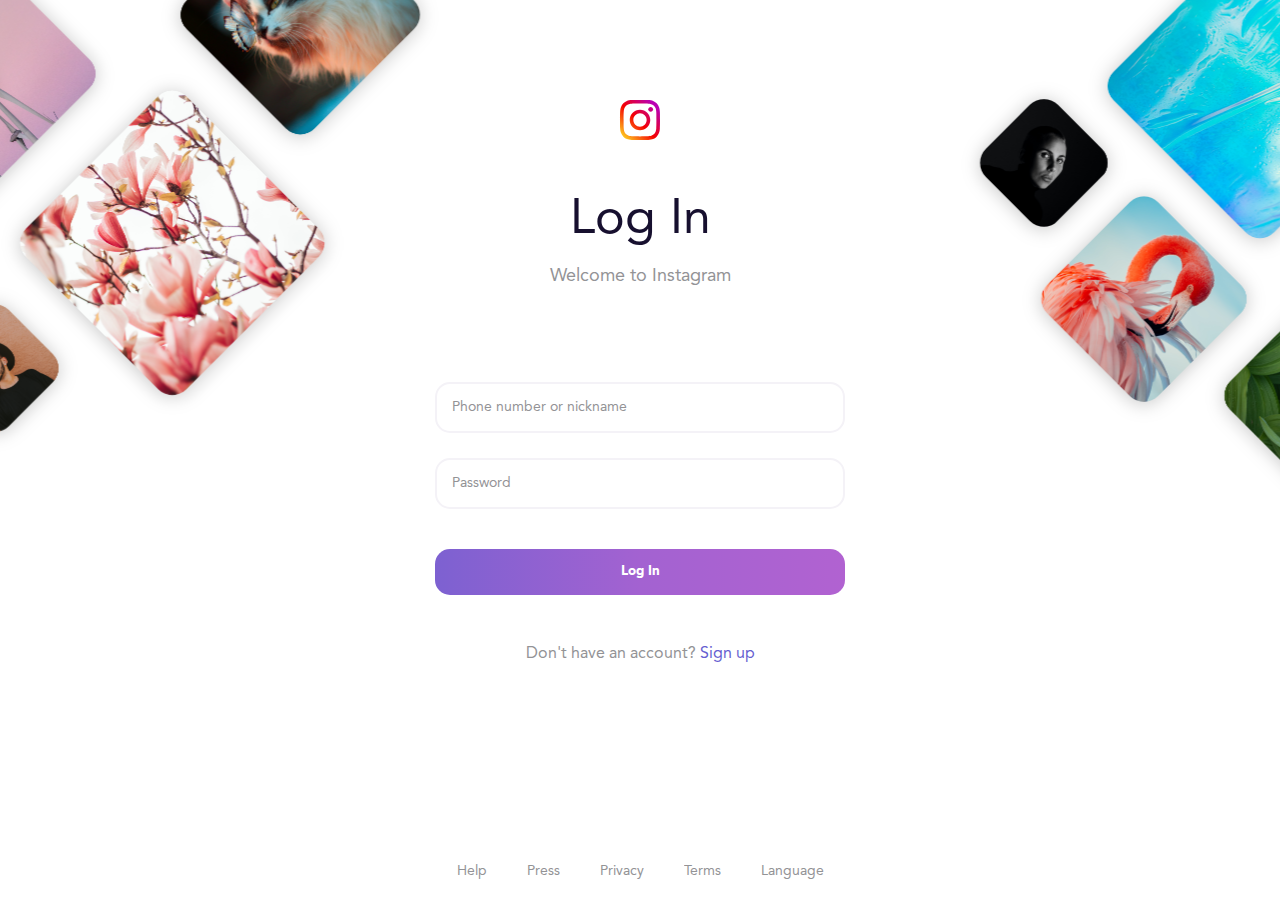
<file: index.html>
<!DOCTYPE html>
<html lang="en">
<head>
    <meta charset="UTF-8">
    <meta http-equiv="X-UA-Compatible" content="IE=edge">
    <meta name="viewport" content="width=device-width, initial-scale=1.0">
    <link rel="stylesheet" href="./css/style.css">
    <link rel="shortcut icon" href="img/favicon.ico" type="image/x-icon">
    <title>Instagram - Login</title>
</head>
<body>
    <!--Header-->
    <header>
        <div class="logo">
            <img src="img/instagram.svg" draggable="false">
        </div>
        <h1 class="text-lg line1">Log In</h1>
        <h2 class="text-md line2">Welcome to Instagram</h2>
    </header>
    <!--Login form-->
    <div class="login-page">
        <div class="form">
          <form class="register-form">
            <input class="text-md" type="text" placeholder="Phone number or nickname"/>
            <input class="text-md" type="password" placeholder="Password"/>
          </form>
          <a href="profile.html"><button class="login-btn">Log In</button></a>
          <p class="text-md message">Don't have an account?<a href="#"> Sign up</a></p>
        </div>
    </div>
    <!--Footer-->
    <footer>
        <ul class="footer-text">
            <li class="text-md footer-child">Help</li>
            <li class="text-md footer-child">Press</li>
            <li class="text-md footer-child">Privacy</li>
            <li class="text-md footer-child">Terms</li>
            <li class="text-md footer-child">Language</li>
        </ul>
    </footer>
    <!--Illustrations-->
    <div class="left-pictures">
        <img src="img/illustration_1.png" draggable="false">
    </div>
    <div class="right-pictures">
        <img src="img/illustration_2.png" draggable="false">
    </div>
</body>
</html>
</file>
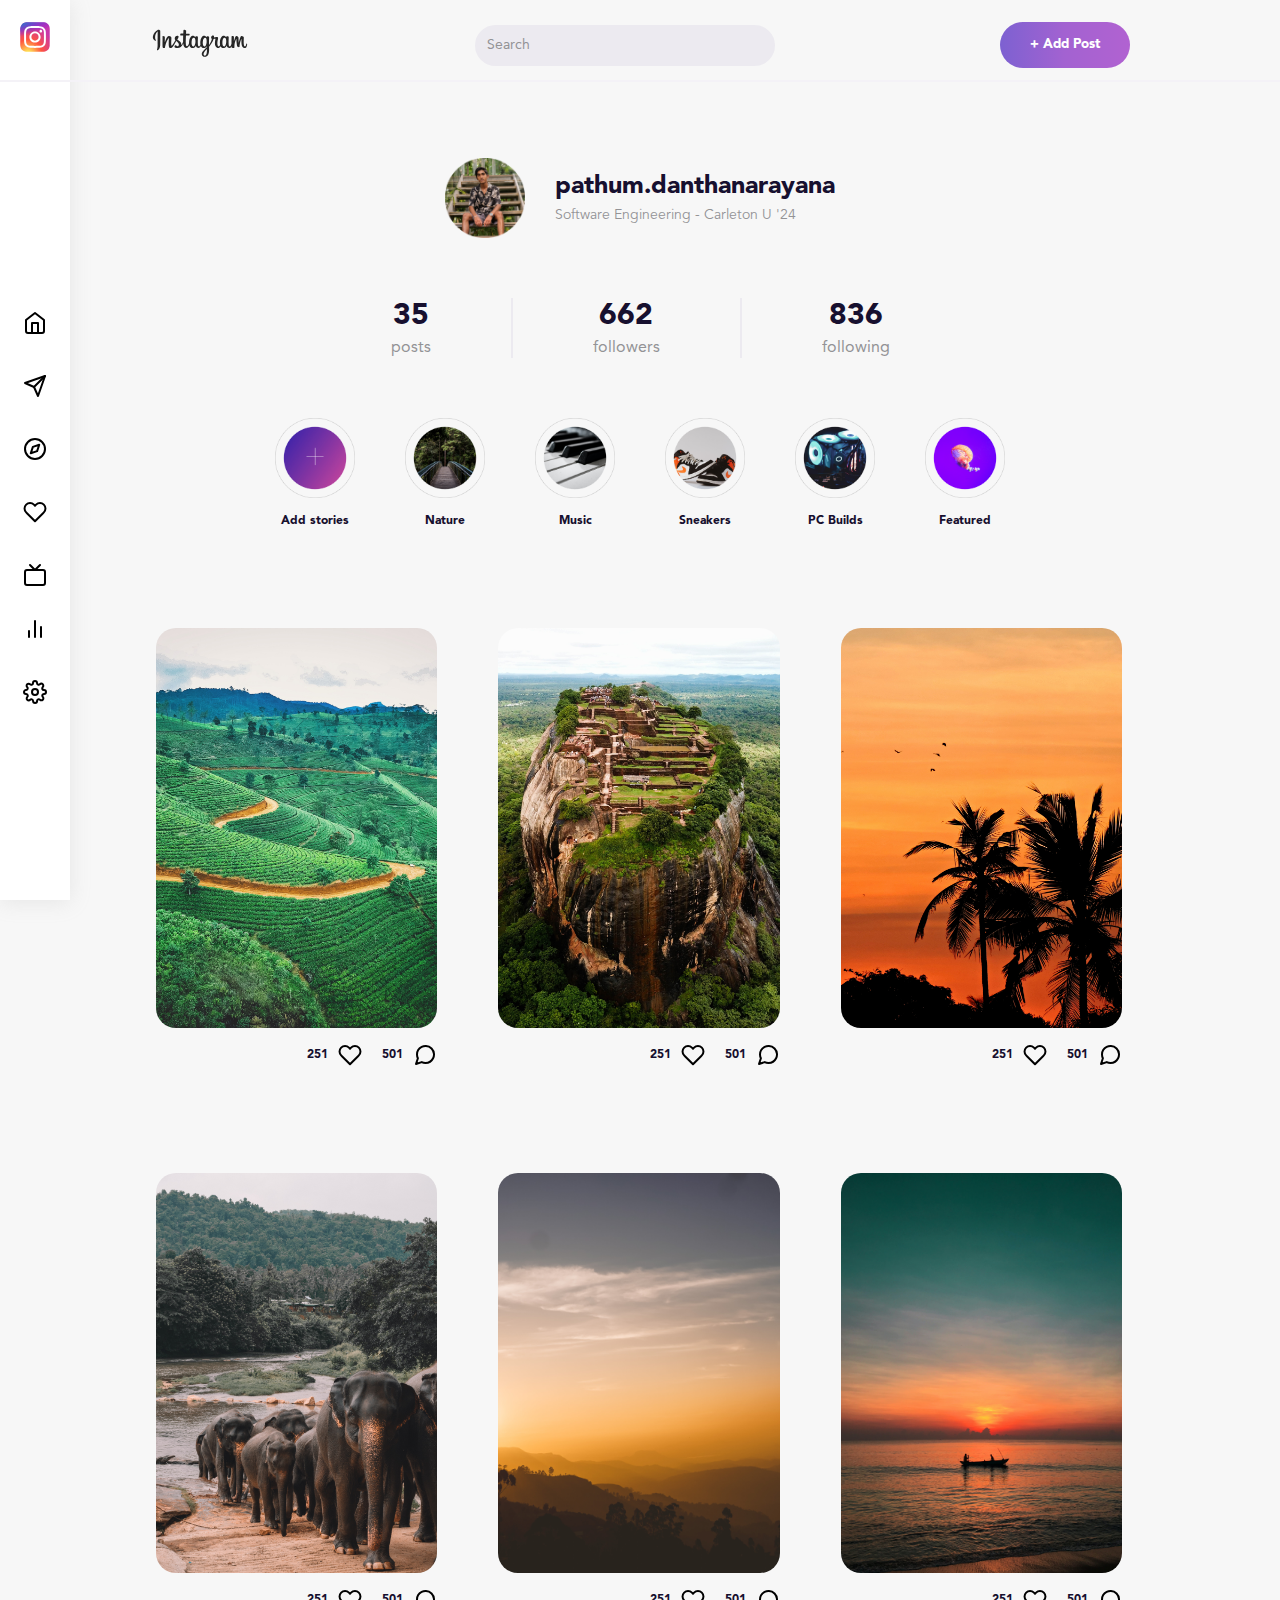
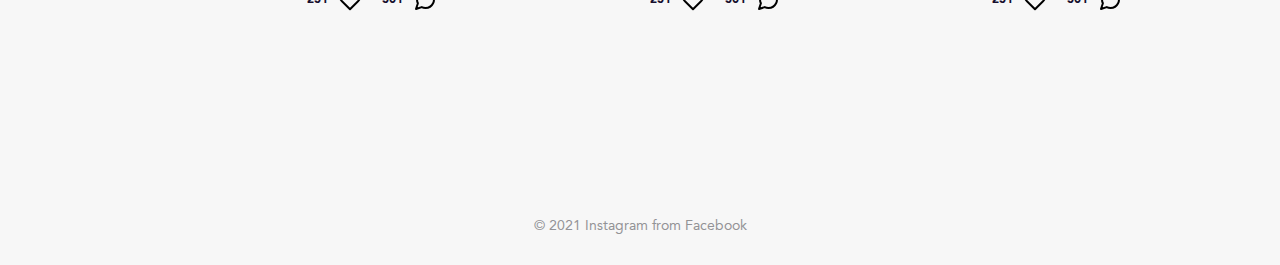
<file: profile.html>
<!DOCTYPE html>
<html lang="en">
<head>
    <meta charset="UTF-8">
    <meta http-equiv="X-UA-Compatible" content="IE=edge">
    <meta name="viewport" content="width=device-width, initial-scale=1.0">
    <link rel="stylesheet" href="./css/profile.css">
    <link rel="shortcut icon" href="img/favicon.ico" type="image/x-icon">
    <title>Pathum Danthanarayana (@pathum.danthanarayana)</title>
</head>
<body>
    <!--Vertical Nav Bar-->
    <header>
        <div class="logo">
            <img src="./img/instagram_logo.svg" alt="ig-logo" draggable="false">
        </div>
        <div class="icon-container">
            <div class="main-icons">
                <svg class="icon" xmlns="http://www.w3.org/2000/svg" width="24" height="24" viewBox="0 0 24 24" fill="none" stroke="currentColor" stroke-width="2" stroke-linecap="round" stroke-linejoin="round" class="feather feather-home"><path d="M3 9l9-7 9 7v11a2 2 0 0 1-2 2H5a2 2 0 0 1-2-2z"></path><polyline points="9 22 9 12 15 12 15 22"></polyline></svg>
                <br>
                <svg class="icon" xmlns="http://www.w3.org/2000/svg" width="24" height="24" viewBox="0 0 24 24" fill="none" stroke="currentColor" stroke-width="2" stroke-linecap="round" stroke-linejoin="round" class="feather feather-send"><line x1="22" y1="2" x2="11" y2="13"></line><polygon points="22 2 15 22 11 13 2 9 22 2"></polygon></svg>
                <br>
                <svg class="icon" xmlns="http://www.w3.org/2000/svg" width="24" height="24" viewBox="0 0 24 24" fill="none" stroke="currentColor" stroke-width="2" stroke-linecap="round" stroke-linejoin="round" class="feather feather-compass"><circle cx="12" cy="12" r="10"></circle><polygon points="16.24 7.76 14.12 14.12 7.76 16.24 9.88 9.88 16.24 7.76"></polygon></svg>
                <br>
                <svg class="icon" xmlns="http://www.w3.org/2000/svg" width="24" height="24" viewBox="0 0 24 24" fill="none" stroke="currentColor" stroke-width="2" stroke-linecap="round" stroke-linejoin="round" class="feather feather-heart"><path d="M20.84 4.61a5.5 5.5 0 0 0-7.78 0L12 5.67l-1.06-1.06a5.5 5.5 0 0 0-7.78 7.78l1.06 1.06L12 21.23l7.78-7.78 1.06-1.06a5.5 5.5 0 0 0 0-7.78z"></path></svg>
                <br>
                <svg class="icon" xmlns="http://www.w3.org/2000/svg" width="24" height="24" viewBox="0 0 24 24" fill="none" stroke="currentColor" stroke-width="2" stroke-linecap="round" stroke-linejoin="round" class="feather feather-tv"><rect x="2" y="7" width="20" height="15" rx="2" ry="2"></rect><polyline points="17 2 12 7 7 2"></polyline></svg>
            </div>
            <div class="settings">
                <svg class="icon" xmlns="http://www.w3.org/2000/svg" width="24" height="24" viewBox="0 0 24 24" fill="none" stroke="currentColor" stroke-width="2" stroke-linecap="round" stroke-linejoin="round" class="feather feather-bar-chart-2"><line x1="18" y1="20" x2="18" y2="10"></line><line x1="12" y1="20" x2="12" y2="4"></line><line x1="6" y1="20" x2="6" y2="14"></line></svg>
                <br>
                <svg class="icon" xmlns="http://www.w3.org/2000/svg" width="24" height="24" viewBox="0 0 24 24" fill="none" stroke="currentColor" stroke-width="2" stroke-linecap="round" stroke-linejoin="round" class="feather feather-settings"><circle cx="12" cy="12" r="3"></circle><path d="M19.4 15a1.65 1.65 0 0 0 .33 1.82l.06.06a2 2 0 0 1 0 2.83 2 2 0 0 1-2.83 0l-.06-.06a1.65 1.65 0 0 0-1.82-.33 1.65 1.65 0 0 0-1 1.51V21a2 2 0 0 1-2 2 2 2 0 0 1-2-2v-.09A1.65 1.65 0 0 0 9 19.4a1.65 1.65 0 0 0-1.82.33l-.06.06a2 2 0 0 1-2.83 0 2 2 0 0 1 0-2.83l.06-.06a1.65 1.65 0 0 0 .33-1.82 1.65 1.65 0 0 0-1.51-1H3a2 2 0 0 1-2-2 2 2 0 0 1 2-2h.09A1.65 1.65 0 0 0 4.6 9a1.65 1.65 0 0 0-.33-1.82l-.06-.06a2 2 0 0 1 0-2.83 2 2 0 0 1 2.83 0l.06.06a1.65 1.65 0 0 0 1.82.33H9a1.65 1.65 0 0 0 1-1.51V3a2 2 0 0 1 2-2 2 2 0 0 1 2 2v.09a1.65 1.65 0 0 0 1 1.51 1.65 1.65 0 0 0 1.82-.33l.06-.06a2 2 0 0 1 2.83 0 2 2 0 0 1 0 2.83l-.06.06a1.65 1.65 0 0 0-.33 1.82V9a1.65 1.65 0 0 0 1.51 1H21a2 2 0 0 1 2 2 2 2 0 0 1-2 2h-.09a1.65 1.65 0 0 0-1.51 1z"></path></svg>
            </div>
        </div>
    </header>
    <!--Solid grey line-->
    <hr>
    <!--Horizontal Nav Bar-->
    <nav>
        <div class="image">
            <img src="./img/instagram_script.svg" alt="instagram-logo" draggable="false">
        </div>
        <div class="search-bar">
            <input class="text-search" type="text" placeholder="Search"/>
        </div>
            <button class="post-btn">+ Add Post</button>
    </nav>
    <!--Profile info-->
    <div class="profile-info">
        <div class="profile">
            <img src="./img/profile.png" alt="profile-picture">
        </div>
        <div class="name">
            <h1 class="text-lg fullname">pathum.danthanarayana</h1>
            <h2 class="text-md caption">Software Engineering - Carleton U '24</h2>
        </div>
    </div>
    <!--Profile Stats-->
    <div class="stats">
        <div class="post">
            <h1 class="text-lg post-count">35</h1>
            <h2 class="text-md posts">posts</h2>
        </div>
        <div class="vertical-line"></div>
        <div class="follower">
            <h1 class="text-lg follower-count">662</h1>
            <h2 class="text-md followers">followers</h2>
        </div>
        <div class="vertical-line"></div>
        <div class="follow">
            <h1 class="text-lg following-count">836</h1>
            <h2 class="text-md following">following</h2>
        </div>
    </div>
    <!--Instagram HighLights-->
    <div class="highlights">
        <div class="story">
            <img src="./img/add.png" alt="add-story">
            <h1 class="text-lg">Add stories</h1>
        </div>
        <div class="story">
            <img src="./img/nature.png" alt="nature">
            <h1 class="text-lg">Nature</h1>
        </div>
        <div class="story">
            <img src="./img/music.png" alt="music">
            <h1 class="text-lg">Music</h1>
        </div>
        <div class="story">
            <img src="./img/sneakers.png" alt="sneakers">
            <h1 class="text-lg">Sneakers</h1>
        </div>
        <div class="story">
            <img src="./img/pc.png" alt="pc-builds">
            <h1 class="text-lg">PC Builds</h1>
        </div>
        <div class="story">
            <img src="./img/featured.png" alt="featured">
            <h1 class="text-lg">Featured</h1>
        </div>
    </div>
    <!--Posts-->
    <div class="cen">
        <div class="post-container">
            <div class="post-image" style="background-image: url('./img/post1.jpg');"></div>
            <div class="post-stats">
                <h1 class="text-lg like">251</h1>
                <svg xmlns="http://www.w3.org/2000/svg" class="heart" width="24" height="24" viewBox="0 0 24 24" fill="none" stroke="currentColor" stroke-width="2" stroke-linecap="round" stroke-linejoin="round" class="feather feather-heart"><path d="M20.84 4.61a5.5 5.5 0 0 0-7.78 0L12 5.67l-1.06-1.06a5.5 5.5 0 0 0-7.78 7.78l1.06 1.06L12 21.23l7.78-7.78 1.06-1.06a5.5 5.5 0 0 0 0-7.78z"></path></svg>
                <h1 class="text-lg comment">501</h1>
                <svg xmlns="http://www.w3.org/2000/svg" class="comment" width="24" height="24" viewBox="0 0 24 24" fill="none" stroke="currentColor" stroke-width="2" stroke-linecap="round" stroke-linejoin="round" class="feather feather-message-circle"><path d="M21 11.5a8.38 8.38 0 0 1-.9 3.8 8.5 8.5 0 0 1-7.6 4.7 8.38 8.38 0 0 1-3.8-.9L3 21l1.9-5.7a8.38 8.38 0 0 1-.9-3.8 8.5 8.5 0 0 1 4.7-7.6 8.38 8.38 0 0 1 3.8-.9h.5a8.48 8.48 0 0 1 8 8v.5z"></path></svg>
            </div>
        </div>
        <div class="post-container">
            <div class="post-image" style="background-image: url('./img/post2.jpg');"></div>
            <div class="post-stats">
                <h1 class="text-lg like">251</h1>
                <svg xmlns="http://www.w3.org/2000/svg" class="heart" width="24" height="24" viewBox="0 0 24 24" fill="none" stroke="currentColor" stroke-width="2" stroke-linecap="round" stroke-linejoin="round" class="feather feather-heart"><path d="M20.84 4.61a5.5 5.5 0 0 0-7.78 0L12 5.67l-1.06-1.06a5.5 5.5 0 0 0-7.78 7.78l1.06 1.06L12 21.23l7.78-7.78 1.06-1.06a5.5 5.5 0 0 0 0-7.78z"></path></svg>
                <h1 class="text-lg comment">501</h1>
                <svg xmlns="http://www.w3.org/2000/svg" class="comment" width="24" height="24" viewBox="0 0 24 24" fill="none" stroke="currentColor" stroke-width="2" stroke-linecap="round" stroke-linejoin="round" class="feather feather-message-circle"><path d="M21 11.5a8.38 8.38 0 0 1-.9 3.8 8.5 8.5 0 0 1-7.6 4.7 8.38 8.38 0 0 1-3.8-.9L3 21l1.9-5.7a8.38 8.38 0 0 1-.9-3.8 8.5 8.5 0 0 1 4.7-7.6 8.38 8.38 0 0 1 3.8-.9h.5a8.48 8.48 0 0 1 8 8v.5z"></path></svg>
            </div>
        </div>
        <div class="post-container">
            <div class="post-image" style="background-image: url('./img/post3.jpg');"></div>
            <div class="post-stats">
                <h1 class="text-lg like">251</h1>
                <svg xmlns="http://www.w3.org/2000/svg" class="heart" width="24" height="24" viewBox="0 0 24 24" fill="none" stroke="currentColor" stroke-width="2" stroke-linecap="round" stroke-linejoin="round" class="feather feather-heart"><path d="M20.84 4.61a5.5 5.5 0 0 0-7.78 0L12 5.67l-1.06-1.06a5.5 5.5 0 0 0-7.78 7.78l1.06 1.06L12 21.23l7.78-7.78 1.06-1.06a5.5 5.5 0 0 0 0-7.78z"></path></svg>
                <h1 class="text-lg comment">501</h1>
                <svg xmlns="http://www.w3.org/2000/svg" class="comment" width="24" height="24" viewBox="0 0 24 24" fill="none" stroke="currentColor" stroke-width="2" stroke-linecap="round" stroke-linejoin="round" class="feather feather-message-circle"><path d="M21 11.5a8.38 8.38 0 0 1-.9 3.8 8.5 8.5 0 0 1-7.6 4.7 8.38 8.38 0 0 1-3.8-.9L3 21l1.9-5.7a8.38 8.38 0 0 1-.9-3.8 8.5 8.5 0 0 1 4.7-7.6 8.38 8.38 0 0 1 3.8-.9h.5a8.48 8.48 0 0 1 8 8v.5z"></path></svg>
            </div>
        </div>
        <div class="post-container">
            <div class="post-image" style="background-image: url('./img/post4.jpg');"></div>
            <div class="post-stats">
                <h1 class="text-lg like">251</h1>
                <svg xmlns="http://www.w3.org/2000/svg" class="heart" width="24" height="24" viewBox="0 0 24 24" fill="none" stroke="currentColor" stroke-width="2" stroke-linecap="round" stroke-linejoin="round" class="feather feather-heart"><path d="M20.84 4.61a5.5 5.5 0 0 0-7.78 0L12 5.67l-1.06-1.06a5.5 5.5 0 0 0-7.78 7.78l1.06 1.06L12 21.23l7.78-7.78 1.06-1.06a5.5 5.5 0 0 0 0-7.78z"></path></svg>
                <h1 class="text-lg comment">501</h1>
                <svg xmlns="http://www.w3.org/2000/svg" class="comment" width="24" height="24" viewBox="0 0 24 24" fill="none" stroke="currentColor" stroke-width="2" stroke-linecap="round" stroke-linejoin="round" class="feather feather-message-circle"><path d="M21 11.5a8.38 8.38 0 0 1-.9 3.8 8.5 8.5 0 0 1-7.6 4.7 8.38 8.38 0 0 1-3.8-.9L3 21l1.9-5.7a8.38 8.38 0 0 1-.9-3.8 8.5 8.5 0 0 1 4.7-7.6 8.38 8.38 0 0 1 3.8-.9h.5a8.48 8.48 0 0 1 8 8v.5z"></path></svg>
            </div>
        </div>
        <div class="post-container">
            <div class="post-image" style="background-image: url('./img/post5.jpg');"></div>
            <div class="post-stats">
                <h1 class="text-lg like">251</h1>
                <svg xmlns="http://www.w3.org/2000/svg" class="heart" width="24" height="24" viewBox="0 0 24 24" fill="none" stroke="currentColor" stroke-width="2" stroke-linecap="round" stroke-linejoin="round" class="feather feather-heart"><path d="M20.84 4.61a5.5 5.5 0 0 0-7.78 0L12 5.67l-1.06-1.06a5.5 5.5 0 0 0-7.78 7.78l1.06 1.06L12 21.23l7.78-7.78 1.06-1.06a5.5 5.5 0 0 0 0-7.78z"></path></svg>
                <h1 class="text-lg comment">501</h1>
                <svg xmlns="http://www.w3.org/2000/svg" class="comment" width="24" height="24" viewBox="0 0 24 24" fill="none" stroke="currentColor" stroke-width="2" stroke-linecap="round" stroke-linejoin="round" class="feather feather-message-circle"><path d="M21 11.5a8.38 8.38 0 0 1-.9 3.8 8.5 8.5 0 0 1-7.6 4.7 8.38 8.38 0 0 1-3.8-.9L3 21l1.9-5.7a8.38 8.38 0 0 1-.9-3.8 8.5 8.5 0 0 1 4.7-7.6 8.38 8.38 0 0 1 3.8-.9h.5a8.48 8.48 0 0 1 8 8v.5z"></path></svg>
            </div>
        </div>
        <div class="post-container">
            <div class="post-image" style="background-image: url('./img/post6.jpg');"></div>
            <div class="post-stats">
                <h1 class="text-lg like">251</h1>
                <svg xmlns="http://www.w3.org/2000/svg" class="heart" width="24" height="24" viewBox="0 0 24 24" fill="none" stroke="currentColor" stroke-width="2" stroke-linecap="round" stroke-linejoin="round" class="feather feather-heart"><path d="M20.84 4.61a5.5 5.5 0 0 0-7.78 0L12 5.67l-1.06-1.06a5.5 5.5 0 0 0-7.78 7.78l1.06 1.06L12 21.23l7.78-7.78 1.06-1.06a5.5 5.5 0 0 0 0-7.78z"></path></svg>
                <h1 class="text-lg comment">501</h1>
                <svg xmlns="http://www.w3.org/2000/svg" class="comment" width="24" height="24" viewBox="0 0 24 24" fill="none" stroke="currentColor" stroke-width="2" stroke-linecap="round" stroke-linejoin="round" class="feather feather-message-circle"><path d="M21 11.5a8.38 8.38 0 0 1-.9 3.8 8.5 8.5 0 0 1-7.6 4.7 8.38 8.38 0 0 1-3.8-.9L3 21l1.9-5.7a8.38 8.38 0 0 1-.9-3.8 8.5 8.5 0 0 1 4.7-7.6 8.38 8.38 0 0 1 3.8-.9h.5a8.48 8.48 0 0 1 8 8v.5z"></path></svg>
            </div>
        </div>
    </div>
    <!--Footer-->
    <footer>
        <h2 class="text-md footer-text">© 2021 Instagram from Facebook</h2>
    </footer>
</body>
</html>
</file>
<file: css/style.css>
/* Fonts */
@font-face {
    font-family: "Avenir";
    src: url(../fonts/AvenirLTStd-Black.otf);
    font-weight: 300;
}

@font-face {
    font-family: "Avenir";
    src: url(../fonts/AvenirLTStd-Roman.otf);
    font-weight: 200;
}

@font-face {
    font-family: "Avenir";
    src: url(../fonts/AvenirLTStd-Book.otf);
    font-weight: 100;
}

/* Universal styling */
* {
    padding: 0;
    margin: 0;
    font-family: "Avenir";
    overflow-x: hidden;
    box-sizing: border-box;
}

/* Pre-styles */

.text-lg {
    font-size: 50px;
    font-weight: 200;
    color: #17102f;
}

.text-md {
    font-size: 18px;
    font-weight: 200;
    color: #939396;
}

.text-sm {
    font-size: 16px;
    font-weight: 100;
    color: #939396;
}

a {
    text-decoration: none;
    color: #675fd1;
    cursor: pointer;
}

/* Intro/Header */
.logo {
    position: relative;
    display: flex;
    width: 60px;
    height: 60px;
    margin: 0 auto;
    margin-top: 90px;
    margin-bottom: 40px;
}

header {
    position: relative;
    text-align: center;
}

.line1 {
    margin-bottom: 15px;
}

/* Login form */

.login-page {
    position: relative;
    width: 500px;
    padding-top: 50px;
    margin: auto;
    overflow: visible;
}


.form {
    position: relative;
    z-index: 1;
    background: transparent;
    width: 100%;
    margin: 0 auto 100px;
    padding: 45px;
    text-align: center;
}

.form input {
    font-family: "Avenir";
    outline: 0;
    background: transparent;
    width: 100%;
    color: #17102f;
    border: 2px solid #f4f2f7;
    border-radius: 15px;
    margin: 0 0 25px;
    padding: 15px;
    box-sizing: border-box;
    font-size: 14px;
}

::placeholder { /* Chrome, Firefox, Opera, Safari 10.1+ */
    color: #939396;
    opacity: 1; /* Firefox */
}
  
  :-ms-input-placeholder { /* Internet Explorer 10-11 */
    color: #939396;
}
  
  ::-ms-input-placeholder { /* Microsoft Edge */
    color: #939396;
}


button {
    width: 100%;
    background: rgb(125,97,209);
    background: linear-gradient(90deg, rgba(125,97,209,1) 0%, rgba(163,98,209,1) 50%, rgba(177,98,209,1) 100%);
    border: none;
    border-radius: 15px;
    margin-top: 15px;
    padding: 10px 10px 10px 10px;
    padding: 15px;
    font-weight: 300;
    color: #fff;
    cursor: pointer;
    transition: all 0.3s ease-in-out;
}

button:hover {
    color: rgba(255, 255, 255, 1);
    box-shadow: 0 5px 40px rgba(180, 74, 255, 0.4);
    
}

.message {
    margin-top: 50px;
    font-size: 16px;
}

/* Footer */

.footer-text {
    width: 100%;
    position: absolute;
    bottom: 0;
    display: flex;
    gap: 40px;
    align-items: center;
    margin-bottom: 20px;
    margin-top: 20px;
    justify-content: center;
}

.footer-child {
    list-style-type: none;
    display: inline-block;
    cursor: pointer;
    font-size: 14px;
}


/* Illustrations */

.left-pictures {
    position: absolute;
    z-index: -1;
    transform: scale(0.8);
    left: -500px;
    top: -300px;
}

.right-pictures {
    position: absolute;
    z-index: -1;
    transform: scale(0.8);
    right: -500px;
    top: -300px;
}

/* Media Queries */

@media only screen and (min-width: 1px) and (max-width: 499px) {
    .login-page {
        width: 90%;
    }
}

/*Smaller Mobile*/

@media only screen and (min-width: 1px) and (max-width: 349px) {


}

/*Mobile/Tablet*/

@media only screen and (min-width: 350px) and (max-width: 767px) {

    .left-pictures, .right-pictures {
        display: none;
    }

}

/*Tablet*/

  @media only screen and (min-width: 768px) and (max-width: 1029px) {

    .left-pictures {
        transform: scale(0.5);
        left: -600px;
        top: -450px;
    }

    .right-pictures {
        transform: scale(0.5);
        right: -600px;
        top: -450px;
    }

  }

/*Laptop*/

@media only screen and (min-width: 1030px) and (max-width: 1366px) {

    .left-pictures {
        transform: scale(0.5);
        left: -600px;
        top: -450px;
    }

    .right-pictures {
        transform: scale(0.5);
        right: -600px;
        top: -450px;
    }

  }


/*Desktop*/

@media only screen and (min-width: 1367px) and (max-width: 1650px) {

    .left-pictures {
        transform: scale(0.7);
        left: -600px;
        top: -450px;
    }

    .right-pictures {
        transform: scale(0.7);
        right: -600px;
        top: -450px;
    }

  }
</file>
<file: css/profile.css>
/* Fonts */
@font-face {
    font-family: "Avenir";
    src: url(../fonts/AvenirLTStd-Black.otf);
    font-weight: 300;
}

@font-face {
    font-family: "Avenir";
    src: url(../fonts/AvenirLTStd-Roman.otf);
    font-weight: 200;
}

@font-face {
    font-family: "Avenir";
    src: url(../fonts/AvenirLTStd-Book.otf);
    font-weight: 100;
}

/* Universal styling */
* {
    padding: 0;
    margin: 0;
    font-family: "Avenir";
    overflow-x: hidden;
    box-sizing: border-box;
}

body {
    background-color: #f7f7f7;
}

/* Pre-styles */

.text-lg {
    font-size: 50px;
    font-weight: 300;
    color: #17102f;
}

.text-md {
    font-size: 18px;
    font-weight: 200;
    color: #939396;
}

.text-search {
    font-size: 14px;
    font-weight: 200;
    color: #17102f;
}

.text-sm {
    font-size: 16px;
    font-weight: 100;
    color: #939396;
}

a {
    text-decoration: none;
    color: #675fd1;
    cursor: pointer;
}

button {
    width: 100%;
    background: rgb(125,97,209);
    background: linear-gradient(90deg, rgba(125,97,209,1) 0%, rgba(163,98,209,1) 50%, rgba(177,98,209,1) 100%);
    border: none;
    border-radius: 45px;
    padding: 10px 10px 10px 10px;
    padding: 15px;
    font-weight: 300;
    color: #fff;
    cursor: pointer;
    transition: all 0.3s ease-in-out;
}

button:hover {
    color: rgba(255, 255, 255, 1);
    box-shadow: 0 1.5px 20px rgba(180, 74, 255, 0.4);
    
}

/* Top Horizontal navigation */

input {
    font-family: "Avenir";
    outline: 0;
    background:#eceaf0;
    width: 100%;
    color: #17102f;
    border: 2px solid #eceaf0;
    border-radius: 30px;
    padding: 10px;
    margin: 0;
    box-sizing: border-box;
    font-size: 50px;
}

::placeholder { /* Chrome, Firefox, Opera, Safari 10.1+ */
    color: #939396;
    opacity: 1; /* Firefox */
    font-size: 14px;
}
  
  :-ms-input-placeholder { /* Internet Explorer 10-11 */
    color: #939396;
}
  
  ::-ms-input-placeholder { /* Microsoft Edge */
    color: #939396;
}

nav {
    display: flex;
    align-items: center;
    z-index: 3;
    padding: 22px 0 40px 0;
    justify-content: center;
    justify-content: space-between;
}

.image img {
    width: 100%;
    cursor: pointer;
}

.image {
    width: 100px;
    margin-left: 150px;
}

.search-bar {
    width: 300px;
}

.post-btn {
    width: 130px;
    margin-right: 150px;
}

/* Horizontal line */

hr {
    position: absolute;
    width: 100%;
    top: 80px;
    z-index: 2;
    border: 0.5px solid #f4f2f7;
}

/* Top Vertical navigation */

header {
    position: fixed;
    z-index: 1;
    top: 0;
    left: 0;
    width: 70px;
    height: 100%;
    background-color: #fff;
    box-shadow: 0 1.5px 20px rgba(163, 163, 163, 0.2);
    overflow-y: hidden;
}

.logo img {
    width: 100%;
    cursor: pointer;
}

.logo {
    position: relative;
    width: 30px;
    margin: 0 auto;
    margin-top: 22px;
}

.main-icons svg, .settings svg {
    width: 100%;
    cursor: pointer;
}

.main-icons {
    display: flex;
    flex-direction: column;
    align-items: center;
    justify-content: center;
    gap: 10px;
    overflow-y: hidden;
}

.settings {
    display: flex;
    flex-direction: column;
    align-items: center;
    justify-content: center;
    gap: 10px;
    overflow-y: hidden;
}

.icon-container {
    width: 100%;
    height: 100vh;
    display: flex;
    flex-direction: column;
    align-items: center;
    justify-content: center;
    gap: 30px;
    overflow-y: hidden;
}

/* Profile info */

.profile-info {
    display: flex;
    align-items: center;
    justify-content: center;
    margin-top: 50px;
}
.profile img {
    height: 100%;
}

.profile {
    width: 80px;
    height: 80px;
    margin-right: 30px;
    overflow: hidden;
}

.fullname  {
    font-size: 25px;
}

.caption {
    background: none;
    margin-top: 5px;
    font-weight: 100;
    font-size: 14px;
}

/* Profile stats */

.stats {
    display: flex;
    width: 100%;
    gap: 80px;
    margin-top: 60px;
    justify-content: center;
    text-align: center;
}

.vertical-line {
    border-left: 2px solid #eceaf0;
    height: 60px;
}

.stats h1 {
    font-size: 30px;
}

.stats h2 {
    margin-top: 5px;
    font-size: 16px;
}

/* Instagram Highlights */

.highlights {
    display: flex;
    width: 100%;
    gap: 50px;
    margin-top: 60px;
    text-align: center;
    justify-content: center;
}

.story img {
    width: 80px;
    height: 80px;
    cursor: pointer;
}

.story h1 {
    margin-top: 10px;
    font-size: 12px;
}

/* Instagram Posts */

.cen {
    max-width: 80%;
    overflow: hidden;
    margin: 0 auto;
    margin-bottom: 100px;
}

.post-container {
    position: relative;
    display: inline-block;
    width: calc(100% / 3);
    margin: 0 -2px;
    margin-top: 100px;
    padding: 0px 30px 0px 30px;
    box-sizing: border-box;
}

.post-image {
    width: 100%;
    height: 400px;
    background-position: center;
    background-size: cover;
    border-radius: 20px;
    cursor: pointer;
    transition: all 0.3s ease-out;
}

.post-image:hover {
    box-shadow: 0 1.5px 40px rgba(163, 163, 163, 0.1);
}

.post-stats {
    width: 100%;
    display: flex;
    margin-top: 15px;
    align-items: center;
    justify-content: right;
}

.post-stats h1 {
    font-size: 12px;
    margin: 0px 10px 0px 10px;
}

.post-stats svg {
    cursor: pointer;
}

.heart {
    margin-right: 10px;
}

/* Footer */

footer {
    width: 100%;
    text-align: center;
    padding-top: 100px;
    margin-bottom: 30px;
}

.footer-text {
    font-size: 14px;
}
/* Media queries for features items (resizing for different viewports */
@media screen and (max-width: 900px) {

    .post-container {
        width: 50%;
    }
}

@media screen and (max-width: 500px) {

    .post-container {
        width: 100%;
    }
}

/* Media Queries */

/*Mobile/Tablet*/

@media only screen and (min-width: 350px) and (max-width: 767px) {

    .search-bar {
        width: 200px;
    }

    .add-post {
        width: 110px;
    }

}

/*Tablet*/

  @media only screen and (min-width: 768px) and (max-width: 1029px) {

    

  }

/*Laptop*/

@media only screen and (min-width: 1030px) and (max-width: 1366px) {



  }
</file>
